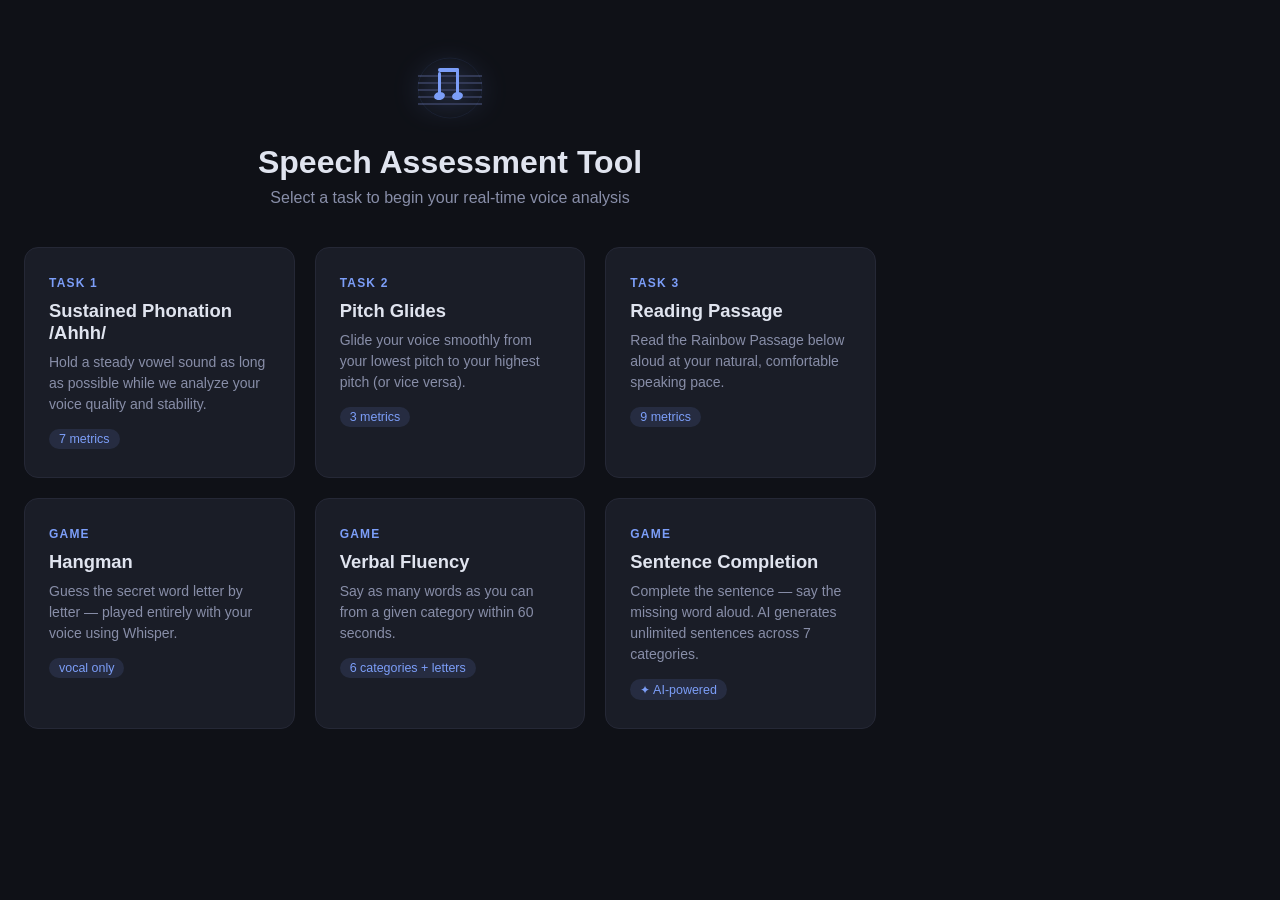
<file: index.html>
<!DOCTYPE html>
<html lang="en">
<head>
<meta charset="UTF-8">
<meta name="viewport" content="width=device-width, initial-scale=1.0">
<title>Speech Assessment Tool</title>
<link rel="icon" type="image/svg+xml" href="data:image/svg+xml,%3Csvg xmlns='http://www.w3.org/2000/svg' viewBox='0 0 32 32'%3E%3Crect width='32' height='32' rx='8' fill='%231a1d27'/%3E%3Crect x='18' y='7' width='2' height='13' rx='1' fill='%237c9ef8'/%3E%3Crect x='11' y='10' width='2' height='11' rx='1' fill='%237c9ef8'/%3E%3Crect x='11' y='7' width='9' height='3' rx='1.5' fill='%237c9ef8'/%3E%3Cellipse cx='12' cy='22' rx='3.5' ry='2.5' transform='rotate(-12 12 22)' fill='%237c9ef8'/%3E%3Cellipse cx='19' cy='21' rx='3.5' ry='2.5' transform='rotate(-12 19 21)' fill='%237c9ef8'/%3E%3C/svg%3E">
<link rel="stylesheet" href="/static/common.css">
</head>
<body>

<div id="menu-screen">
  <div class="menu-header">
    <div class="logo-wrap">
      <svg class="logo-svg" viewBox="0 0 80 80" xmlns="http://www.w3.org/2000/svg" aria-hidden="true">
        <!-- staff lines -->
        <line x1="8" y1="28" x2="72" y2="28" stroke="#3d4566" stroke-width="1.5"/>
        <line x1="8" y1="35" x2="72" y2="35" stroke="#3d4566" stroke-width="1.5"/>
        <line x1="8" y1="42" x2="72" y2="42" stroke="#3d4566" stroke-width="1.5"/>
        <line x1="8" y1="49" x2="72" y2="49" stroke="#3d4566" stroke-width="1.5"/>
        <line x1="8" y1="56" x2="72" y2="56" stroke="#3d4566" stroke-width="1.5"/>
        <!-- eighth note beam (two notes joined) -->
        <rect x="46" y="20" width="3" height="26" rx="1.5" fill="#7c9ef8"/>
        <rect x="28" y="24" width="3" height="22" rx="1.5" fill="#7c9ef8"/>
        <rect x="28" y="20" width="21" height="4" rx="2" fill="#7c9ef8"/>
        <!-- note heads -->
        <ellipse cx="29.5" cy="48" rx="5.5" ry="4" transform="rotate(-12,29.5,48)" fill="#7c9ef8"/>
        <ellipse cx="47.5" cy="48" rx="5.5" ry="4" transform="rotate(-12,47.5,48)" fill="#7c9ef8"/>
        <!-- glow -->
        <ellipse cx="40" cy="40" rx="32" ry="30" fill="none" stroke="#7c9ef8" stroke-width="0.5" opacity="0.15"/>
      </svg>
    </div>
    <h1>Speech Assessment Tool</h1>
    <p>Select a task to begin your real-time voice analysis</p>
  </div>
  <div class="task-grid">
    <a class="task-card" href="/sustained-phonation">
      <div class="task-num">Task 1</div>
      <h2>Sustained Phonation /Ahhh/</h2>
      <p>Hold a steady vowel sound as long as possible while we analyze your voice quality and stability.</p>
      <span class="metric-count">7 metrics</span>
    </a>
    <a class="task-card" href="/pitch-glides">
      <div class="task-num">Task 2</div>
      <h2>Pitch Glides</h2>
      <p>Glide your voice smoothly from your lowest pitch to your highest pitch (or vice versa).</p>
      <span class="metric-count">3 metrics</span>
    </a>
    <a class="task-card" href="/reading-passage">
      <div class="task-num">Task 3</div>
      <h2>Reading Passage</h2>
      <p>Read the Rainbow Passage below aloud at your natural, comfortable speaking pace.</p>
      <span class="metric-count">9 metrics</span>
    </a>
    <a class="task-card" href="/hangman">
      <div class="task-num">Game</div>
      <h2>Hangman</h2>
      <p>Guess the secret word letter by letter — played entirely with your voice using Whisper.</p>
      <span class="metric-count">vocal only</span>
    </a>
    <a class="task-card" href="/verbal-fluency">
      <div class="task-num">Game</div>
      <h2>Verbal Fluency</h2>
      <p>Say as many words as you can from a given category within 60 seconds.</p>
      <span class="metric-count">6 categories + letters</span>
    </a>
    <a class="task-card" href="/sentence-completion">
      <div class="task-num">Game</div>
      <h2>Sentence Completion</h2>
      <p>Complete the sentence — say the missing word aloud. AI generates unlimited sentences across 7 categories.</p>
      <span class="metric-count">✦ AI-powered</span>
    </a>
  </div>
</div><!-- /#menu-screen -->

</body>
</html>
</file>
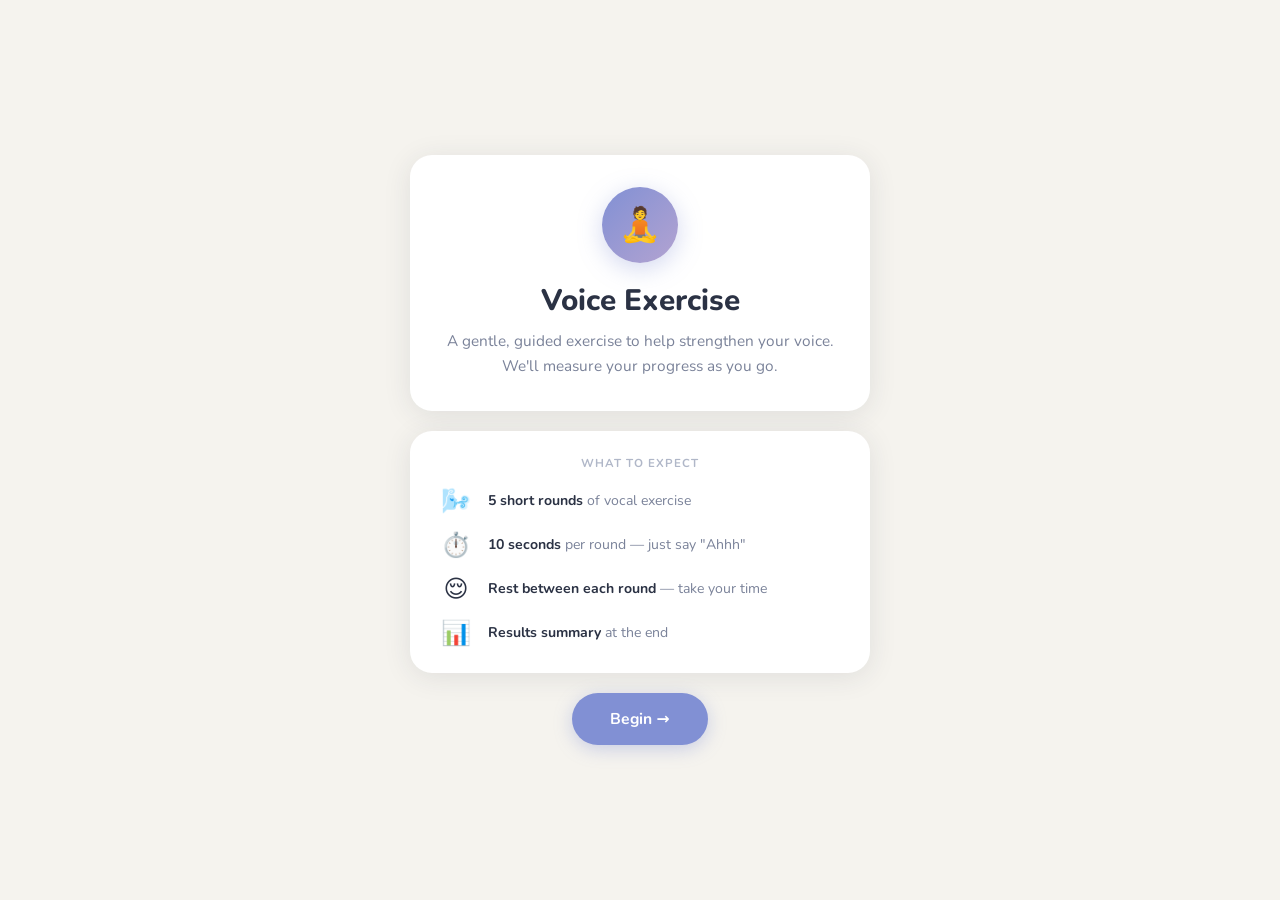
<file: demo/index.html>
<!DOCTYPE html>
<html lang="en">
<head>
<meta charset="UTF-8">
<meta name="viewport" content="width=device-width, initial-scale=1.0, maximum-scale=1.0">
<title>Voice Exercise · Remepy</title>
<link rel="preconnect" href="https://fonts.googleapis.com">
<link href="https://fonts.googleapis.com/css2?family=Nunito:wght@300;400;500;600;700;800&display=swap" rel="stylesheet">
<style>
:root {
  --bg:          #f5f3ee;
  --surface:     #ffffff;
  --surface-2:   #ece9e0;
  --primary:     #8190d4;
  --primary-dk:  #6b78bf;
  --good:        #6db88a;
  --too-low:     #b3a3d1;
  --too-high:    #d98b78;
  --text:        #2b3244;
  --text-muted:  #7a8299;
  --text-light:  #b0b7c8;
  --shadow-sm:   0 2px 12px rgba(43,50,68,.07);
  --shadow:      0 4px 28px rgba(43,50,68,.10);
  --shadow-lg:   0 10px 48px rgba(43,50,68,.14);
  --r:           22px;
  --r-sm:        14px;
  --circumference: 326.73; /* 2π×52 */
}

*, *::before, *::after { box-sizing: border-box; margin: 0; padding: 0; }

body {
  font-family: 'Nunito', 'Segoe UI', system-ui, -apple-system, sans-serif;
  background: var(--bg);
  color: var(--text);
  min-height: 100vh;
  display: flex;
  align-items: center;
  justify-content: center;
  padding: 20px;
}

/* ── Screens ─────────────────────────────────────────── */
.screen { display: none; flex-direction: column; align-items: center; gap: 20px; width: 100%; max-width: 460px; }
.screen.active { display: flex; animation: fadeUp .45s ease both; }
@keyframes fadeUp { from { opacity:0; transform:translateY(14px); } to { opacity:1; transform:translateY(0); } }

/* ── Cards ─────────────────────────────────────────── */
.card {
  background: var(--surface);
  border-radius: var(--r);
  box-shadow: var(--shadow);
  padding: 32px 28px;
  width: 100%;
}

/* ── Typography ─────────────────────────────────────────── */
.title   { font-size: 1.85rem; font-weight: 800; line-height: 1.2; }
.subtitle { font-size: .96rem; color: var(--text-muted); line-height: 1.65; margin-top: 9px; }
.eyebrow { font-size: .72rem; font-weight: 700; text-transform: uppercase; letter-spacing: .09em; color: var(--text-light); }

/* ── Buttons ─────────────────────────────────────────── */
.btn {
  display: inline-flex; align-items: center; justify-content: center; gap: 8px;
  padding: 15px 38px; border-radius: 100px; border: none;
  font-family: inherit; font-size: .98rem; font-weight: 700;
  cursor: pointer; transition: transform .15s, box-shadow .15s, background .15s;
}
.btn-primary { background: var(--primary); color: #fff; box-shadow: 0 4px 18px rgba(129,144,212,.38); }
.btn-primary:hover { background: var(--primary-dk); transform: translateY(-2px); box-shadow: 0 7px 24px rgba(129,144,212,.46); }
.btn-primary:active { transform: translateY(0); }
.btn-ghost { background: transparent; color: var(--text-muted); font-weight: 600; font-size: .9rem; padding: 12px 28px; }
.btn-ghost:hover { color: var(--text); }

/* ══════════════════════════════════════════════
   WELCOME SCREEN
══════════════════════════════════════════════ */
#screen-welcome .card { text-align: center; }

.logo-orb {
  width: 76px; height: 76px;
  background: linear-gradient(135deg, var(--primary) 0%, var(--too-low) 100%);
  border-radius: 50%;
  display: flex; align-items: center; justify-content: center;
  margin: 0 auto 20px;
  box-shadow: 0 6px 24px rgba(129,144,212,.35);
  font-size: 2.1rem;
}

.overview-items { display: flex; flex-direction: column; gap: 12px; }
.overview-item { display: flex; align-items: center; gap: 14px; }
.overview-icon { font-size: 1.5rem; width: 36px; flex-shrink: 0; text-align: center; }
.overview-text { font-size: .88rem; color: var(--text-muted); line-height: 1.5; }
.overview-text strong { color: var(--text); font-weight: 700; }

/* ══════════════════════════════════════════════
   INSTRUCTIONS SCREEN
══════════════════════════════════════════════ */
.steps { display: flex; flex-direction: column; gap: 18px; margin: 18px 0 4px; }
.step { display: flex; gap: 14px; align-items: flex-start; }
.step-badge {
  width: 30px; height: 30px; flex-shrink: 0;
  background: linear-gradient(135deg, var(--primary), var(--too-low));
  border-radius: 50%;
  display: flex; align-items: center; justify-content: center;
  font-size: .78rem; font-weight: 800; color: #fff; margin-top: 1px;
}
.step-body { font-size: .92rem; color: var(--text-muted); line-height: 1.55; }
.step-body strong { color: var(--text); font-weight: 700; }

.zone-legend { display: flex; gap: 10px; flex-wrap: wrap; justify-content: center; margin-top: 8px; }
.zone-pill {
  display: inline-flex; align-items: center; gap: 7px;
  padding: 6px 14px; border-radius: 100px;
  font-size: .78rem; font-weight: 700;
}
.zone-good  { background: rgba(109,184,138,.12); color: var(--good);     }
.zone-low   { background: rgba(179,163,209,.14); color: var(--too-low);  }
.zone-high  { background: rgba(217,139,120,.12); color: var(--too-high); }
.zone-dot   { width: 8px; height: 8px; border-radius: 50%; background: currentColor; }

/* ══════════════════════════════════════════════
   GAME SCREEN
══════════════════════════════════════════════ */
#screen-game { gap: 16px; }

/* Round dots */
.round-dots { display: flex; gap: 9px; }
.dot {
  width: 11px; height: 11px; border-radius: 50%;
  background: var(--surface-2);
  transition: background .35s, transform .35s, box-shadow .35s;
}
.dot.done    { background: var(--good); }
.dot.current {
  background: var(--primary);
  transform: scale(1.35);
  box-shadow: 0 0 0 4px rgba(129,144,212,.22);
  animation: dot-pulse 1.4s ease-in-out infinite;
}
@keyframes dot-pulse {
  0%,100% { box-shadow: 0 0 0 0 rgba(129,144,212,.3); }
  50%      { box-shadow: 0 0 0 7px rgba(129,144,212,0); }
}

/* Monk stage */
.stage {
  background: var(--surface);
  border-radius: var(--r);
  box-shadow: var(--shadow);
  padding: 28px 20px 22px;
  width: 100%;
  display: flex;
  flex-direction: column;
  align-items: center;
  gap: 18px;
}

/* Monk */
.monk-wrap { position: relative; width: 170px; height: 190px; }

.aura {
  position: absolute;
  border-radius: 50%;
  opacity: 0;
  pointer-events: none;
  transition: opacity .5s ease, background .4s ease;
}
.aura-outer { width: 160px; height: 160px; top: 12px; left: 5px; }
.aura-inner { width: 120px; height: 120px; top: 32px; left: 25px; }
.aura.show { opacity: 1; }

.monk-svg {
  position: relative; z-index: 1;
  width: 160px; height: 180px;
  filter: drop-shadow(0 6px 16px rgba(43,50,68,.10));
  animation: monk-float 4.2s ease-in-out infinite;
  transition: filter .4s ease;
}
@keyframes monk-float {
  0%,100% { transform: translateY(0px); }
  50%      { transform: translateY(-11px); }
}
.monk-svg.glow    { filter: drop-shadow(0 0 18px rgba(109,184,138,.5)) drop-shadow(0 6px 16px rgba(43,50,68,.08)); }
.monk-svg.rattled { animation: monk-rattle .55s ease-in-out infinite; }
@keyframes monk-rattle {
  0%,100% { transform: translateX(0); }
  25%     { transform: translateX(-5px) rotate(-1deg); }
  75%     { transform: translateX(5px)  rotate(1deg); }
}

/* Status text */
.status-text {
  font-size: .96rem; font-weight: 600; color: var(--text-muted);
  text-align: center; min-height: 1.5em;
  transition: color .35s ease;
}
.status-text.st-good    { color: var(--good); }
.status-text.st-low     { color: var(--too-low); }
.status-text.st-high    { color: var(--too-high); }

/* Bottom controls: volume bar + timer */
.controls-row { display: flex; gap: 20px; align-items: center; width: 100%; justify-content: center; }

/* Volume bar */
.vol-col { display: flex; flex-direction: column; align-items: center; gap: 6px; }

.vol-track {
  width: 28px; height: 188px;
  border-radius: 14px;
  background: var(--surface-2);
  position: relative;
  overflow: hidden;
  box-shadow: inset 0 2px 6px rgba(43,50,68,.08);
}
/* Static zone background */
.vol-zones {
  position: absolute;
  inset: 0;
  background: linear-gradient(to top,
    rgba(179,163,209,.55) 0%,
    rgba(179,163,209,.55) 28%,
    rgba(109,184,138,.55) 28%,
    rgba(109,184,138,.55) 72%,
    rgba(217,139,120,.55) 72%,
    rgba(217,139,120,.55) 100%
  );
}
/* Frosted overlay hides zones above current level */
.vol-frost {
  position: absolute;
  top: 0; left: 0; right: 0;
  background: rgba(245,243,238,.82);
  border-radius: 14px 14px 0 0;
  transition: height .07s ease;
  height: 100%;
}
/* Zone separator lines */
.vol-sep {
  position: absolute;
  left: 0; right: 0;
  height: 2px;
  background: rgba(255,255,255,.7);
}

.vol-with-labels { display: flex; align-items: stretch; gap: 7px; }
.vol-labels {
  display: flex; flex-direction: column;
  justify-content: space-between;
  height: 188px;
  font-size: .64rem; font-weight: 700;
  text-align: right; line-height: 1.3;
  padding: 4px 0;
}
.vl-high { color: var(--too-high); }
.vl-good { color: var(--good); }
.vl-low  { color: var(--too-low); }

/* Timer */
.timer-col { display: flex; flex-direction: column; align-items: center; gap: 0; }

.timer-ring { position: relative; width: 118px; height: 118px; }
.timer-ring svg { transform: rotate(-90deg); }
#timer-arc {
  stroke: var(--primary);
  stroke-dasharray: 326.73;
  stroke-dashoffset: 0;
  stroke-linecap: round;
  transition: stroke-dashoffset .95s linear, stroke .6s ease;
}
.timer-center {
  position: absolute; inset: 0;
  display: flex; flex-direction: column;
  align-items: center; justify-content: center;
}
#timer-num   { font-size: 2.6rem; font-weight: 800; color: var(--text); line-height: 1; }
#timer-label { font-size: .62rem; font-weight: 600; text-transform: uppercase; letter-spacing: .08em; color: var(--text-light); margin-top: 3px; }

/* Round label */
.round-label { font-size: .82rem; font-weight: 700; color: var(--text-muted); text-align: center; }

/* ══════════════════════════════════════════════
   COOLDOWN SCREEN
══════════════════════════════════════════════ */
#screen-cooldown .card { text-align: center; display: flex; flex-direction: column; align-items: center; gap: 14px; }

.breathe-orb {
  width: 110px; height: 110px;
  border-radius: 50%;
  background: linear-gradient(135deg, rgba(129,144,212,.25) 0%, rgba(179,163,209,.3) 100%);
  animation: breathe 4s ease-in-out infinite;
  margin: 4px 0;
  box-shadow: 0 0 0 0 rgba(129,144,212,.2);
}
@keyframes breathe {
  0%,100% { transform: scale(.85); box-shadow: 0 0 0 0  rgba(129,144,212,.2); }
  50%      { transform: scale(1.1); box-shadow: 0 0 0 18px rgba(129,144,212,0);  }
}
.breathe-hint { font-size: .88rem; font-weight: 600; color: var(--text-light); letter-spacing: .04em; }
.cooldown-timer-num { font-size: 2rem; font-weight: 800; color: var(--primary); }

/* ══════════════════════════════════════════════
   RESULTS SCREEN
══════════════════════════════════════════════ */
#screen-results { gap: 18px; }
.results-headline { font-size: 2.2rem; font-weight: 800; text-align: center; line-height: 1.25; }

.mpt-card {
  background: var(--surface);
  border-radius: var(--r);
  box-shadow: var(--shadow);
  padding: 28px;
  width: 100%;
  text-align: center;
  display: flex; flex-direction: column; align-items: center; gap: 6px;
}
.mpt-big   { font-size: 4.2rem; font-weight: 800; color: var(--primary); line-height: 1; }
.mpt-unit  { font-size: 1rem; color: var(--text-muted); font-weight: 600; }
.mpt-desc  { font-size: .8rem; color: var(--text-light); margin-top: 4px; }

.round-cards { display: flex; gap: 8px; width: 100%; justify-content: center; }
.rc {
  flex: 1; max-width: 72px;
  background: var(--surface); border-radius: var(--r-sm);
  box-shadow: var(--shadow-sm);
  padding: 12px 6px;
  text-align: center;
}
.rc-label { font-size: .6rem; font-weight: 700; text-transform: uppercase; letter-spacing: .06em; color: var(--text-light); margin-bottom: 4px; }
.rc-val   { font-size: 1.25rem; font-weight: 800; color: var(--primary); }
.rc-unit  { font-size: .6rem; color: var(--text-light); }
.rc.best  { outline: 2px solid var(--good); outline-offset: -2px; }

.results-actions { display: flex; flex-direction: column; align-items: center; gap: 10px; width: 100%; }

/* ══════════════════════════════════════════════
   OVERLAYS
══════════════════════════════════════════════ */
.overlay {
  position: fixed; inset: 0;
  background: rgba(245,243,238,.92);
  display: none;
  flex-direction: column; align-items: center; justify-content: center;
  gap: 14px; z-index: 200;
  backdrop-filter: blur(4px);
}
.overlay.show { display: flex; animation: fadeUp .3s ease both; }

/* Countdown */
.countdown-num {
  font-size: 9rem; font-weight: 800; color: var(--primary); line-height: 1;
  animation: pop 1s ease both;
}
@keyframes pop { from { transform: scale(1.4); opacity:.4; } to { transform: scale(1); opacity:1; } }
.countdown-sub { font-size: 1.05rem; color: var(--text-muted); font-weight: 600; }

/* Error banner */
#error-banner {
  position: fixed; bottom: 22px; left: 50%; transform: translateX(-50%);
  background: var(--too-high); color: #fff;
  padding: 13px 22px; border-radius: 14px;
  font-size: .88rem; font-weight: 700;
  display: none; z-index: 400; max-width: 360px; text-align: center;
  box-shadow: 0 4px 22px rgba(0,0,0,.18);
}

/* Analyzing */
.spinner {
  width: 46px; height: 46px;
  border: 4px solid var(--surface-2);
  border-top-color: var(--primary);
  border-radius: 50%;
  animation: spin .75s linear infinite;
}
@keyframes spin { to { transform: rotate(360deg); } }
.analyzing-text  { font-size: 1rem; font-weight: 700; color: var(--text-muted); }
.analyzing-stage { font-size: .82rem; color: var(--text-light); margin-top: 2px; transition: color .2s; }
.analyzing-stage.ok { color: var(--good); }

/* ══════════════════════════════════════════════
   RESPONSIVE
══════════════════════════════════════════════ */
@media (max-width: 480px) {
  .card { padding: 24px 18px; }
  .mpt-big { font-size: 3.4rem; }
}

</style>
</head>
<body>

<!-- ════════════════════════════════════════════
     WELCOME
════════════════════════════════════════════ -->
<div id="screen-welcome" class="screen active">
  <div class="card" style="text-align:center">
    <div class="logo-orb">🧘</div>
    <h1 class="title">Voice Exercise</h1>
    <p class="subtitle">A gentle, guided exercise to help strengthen your voice. We'll measure your progress as you go.</p>
  </div>

  <div class="card" style="padding:24px 28px">
    <div class="eyebrow" style="margin-bottom:14px">What to expect</div>
    <div class="overview-items">
      <div class="overview-item">
        <div class="overview-icon">🌬️</div>
        <div class="overview-text"><strong>5 short rounds</strong> of vocal exercise</div>
      </div>
      <div class="overview-item">
        <div class="overview-icon">⏱️</div>
        <div class="overview-text"><strong>10 seconds</strong> per round — just say "Ahhh"</div>
      </div>
      <div class="overview-item">
        <div class="overview-icon">😌</div>
        <div class="overview-text"><strong>Rest between each round</strong> — take your time</div>
      </div>
      <div class="overview-item">
        <div class="overview-icon">📊</div>
        <div class="overview-text"><strong>Results summary</strong> at the end</div>
      </div>
    </div>
  </div>

  <button class="btn btn-primary" onclick="goInstructions()">Begin →</button>
</div>

<!-- ════════════════════════════════════════════
     INSTRUCTIONS
════════════════════════════════════════════ -->
<div id="screen-instructions" class="screen">
  <div class="card">
    <h2 class="title" style="font-size:1.5rem">How to do it</h2>
    <p class="subtitle" style="margin-bottom:4px">Follow these steps for each round</p>
    <div class="steps">
      <div class="step">
        <div class="step-badge">1</div>
        <div class="step-body">Sit comfortably and take a slow, <strong>deep breath in</strong> through your nose.</div>
      </div>
      <div class="step">
        <div class="step-badge">2</div>
        <div class="step-body">Say a steady <strong>"Ahhh"</strong> — as long, even, and clear as you can manage.</div>
      </div>
      <div class="step">
        <div class="step-badge">3</div>
        <div class="step-body">Watch the <strong>volume bar</strong> and keep your voice in the green zone.</div>
      </div>
      <div class="step">
        <div class="step-badge">4</div>
        <div class="step-body">When the round ends, <strong>breathe gently</strong> and rest before the next one.</div>
      </div>
    </div>

    <div style="margin-top:20px">
      <div class="eyebrow" style="margin-bottom:10px;text-align:center">Volume zones</div>
      <div class="zone-legend">
        <div class="zone-pill zone-low">  <span class="zone-dot"></span> Too Quiet</div>
        <div class="zone-pill zone-good"> <span class="zone-dot"></span> Just Right</div>
        <div class="zone-pill zone-high"> <span class="zone-dot"></span> Too Loud</div>
      </div>
    </div>
  </div>

  <button class="btn btn-primary" onclick="startExercise()">I'm Ready →</button>
  <button class="btn btn-ghost" onclick="show('screen-welcome')">← Back</button>
</div>

<!-- ════════════════════════════════════════════
     GAME
════════════════════════════════════════════ -->
<div id="screen-game" class="screen">
  <div class="round-dots">
    <div class="dot" id="dot-1"></div>
    <div class="dot" id="dot-2"></div>
    <div class="dot" id="dot-3"></div>
    <div class="dot" id="dot-4"></div>
    <div class="dot" id="dot-5"></div>
  </div>

  <div class="stage">

    <!-- Monk -->
    <div class="monk-wrap" id="monk-wrap">
      <div class="aura aura-outer" id="aura-outer"></div>
      <div class="aura aura-inner" id="aura-inner"></div>

      <svg class="monk-svg" id="monk-svg" viewBox="0 0 160 182" xmlns="http://www.w3.org/2000/svg">
        <!-- Cushion shadow -->
        <ellipse cx="80" cy="172" rx="55" ry="12" fill="rgba(43,50,68,.07)"/>
        <!-- Cushion -->
        <ellipse cx="80" cy="166" rx="50" ry="11" fill="#c8bcdf" opacity=".6"/>

        <!-- Robe body -->
        <path d="M44,166 C40,132 50,108 80,98 C110,108 120,132 116,166 Z" fill="#8190d4"/>
        <!-- Robe shading -->
        <path d="M60,166 C58,138 62,116 80,108 C98,116 102,138 100,166 Z" fill="rgba(255,255,255,.12)"/>

        <!-- Arms / hands in mudra -->
        <ellipse cx="80" cy="148" rx="27" ry="13" fill="#c5b9e0" opacity=".7"/>
        <ellipse cx="80" cy="145" rx="23" ry="10" fill="#f5c896"/>

        <!-- Head -->
        <circle cx="80" cy="74" r="29" fill="#f5c896"/>

        <!-- Ears -->
        <ellipse cx="51" cy="77" rx="6.5" ry="9" fill="#f0b882"/>
        <ellipse cx="109" cy="77" rx="6.5" ry="9" fill="#f0b882"/>

        <!-- Eyes — peaceful closed arcs -->
        <path d="M65,77 Q70,82 75,77" stroke="#8b6a50" stroke-width="2.2" fill="none" stroke-linecap="round"/>
        <path d="M85,77 Q90,82 95,77" stroke="#8b6a50" stroke-width="2.2" fill="none" stroke-linecap="round"/>

        <!-- Nose -->
        <ellipse cx="80" cy="86" rx="3" ry="2.2" fill="#e8af7a" opacity=".6"/>

        <!-- Smile -->
        <path d="M73,94 Q80,101 87,94" stroke="#8b6a50" stroke-width="1.8" fill="none" stroke-linecap="round"/>

        <!-- Head ornament / top knot -->
        <ellipse cx="80" cy="45" rx="8" ry="11" fill="#c5b9e0" opacity=".55"/>
        <circle  cx="80" cy="44" r="4" fill="#8190d4" opacity=".5"/>
      </svg>
    </div>

    <!-- Status -->
    <div class="status-text" id="status-text">Get ready…</div>

    <!-- Volume bar + Timer -->
    <div class="controls-row">
      <!-- Volume bar -->
      <div class="vol-col">
        <div class="vol-with-labels">
          <div class="vol-labels">
            <div class="vl-high">Too<br>Loud</div>
            <div class="vl-good">Just<br>Right</div>
            <div class="vl-low">Too<br>Quiet</div>
          </div>
          <div class="vol-track">
            <div class="vol-zones"></div>
            <div class="vol-sep" style="bottom:72%"></div>
            <div class="vol-sep" style="bottom:28%"></div>
            <div class="vol-frost" id="vol-frost"></div>
          </div>
        </div>
      </div>

      <!-- Timer -->
      <div class="timer-col">
        <div class="round-label" id="round-label">Round 1 of 5</div>
        <div style="height:8px"></div>
        <div class="timer-ring">
          <svg width="118" height="118" viewBox="0 0 118 118">
            <circle cx="59" cy="59" r="52" fill="none" stroke="var(--surface-2)" stroke-width="8"/>
            <circle id="timer-arc" cx="59" cy="59" r="52" fill="none" stroke-width="8"/>
          </svg>
          <div class="timer-center">
            <div id="timer-num">10</div>
            <div id="timer-label">seconds</div>
          </div>
        </div>
      </div>
    </div>
  </div>
</div>

<!-- ════════════════════════════════════════════
     COOLDOWN
════════════════════════════════════════════ -->
<div id="screen-cooldown" class="screen">
  <div class="card">
    <div style="font-size:2.6rem;text-align:center">✨</div>
    <div style="height:2px"></div>
    <h2 class="title" style="text-align:center;font-size:1.7rem">Well done!</h2>
    <p class="subtitle" style="text-align:center" id="cooldown-sub">Take a few gentle breaths before the next round.</p>
    <div style="height:6px"></div>
    <div class="breathe-orb" style="margin:0 auto"></div>
    <div style="height:4px"></div>
    <div class="breathe-hint" style="text-align:center">Breathe in… breathe out…</div>
    <div style="height:6px"></div>
    <div class="cooldown-timer-num" style="text-align:center" id="cooldown-num">10</div>
    <div class="eyebrow" style="text-align:center;margin-top:2px" id="cooldown-round-lbl">seconds until round 2</div>
  </div>
</div>

<!-- ════════════════════════════════════════════
     RESULTS
════════════════════════════════════════════ -->
<div id="screen-results" class="screen">
  <div class="results-headline">Wonderful<br>work! 🌸</div>

  <div class="mpt-card">
    <div class="eyebrow">Average voice duration</div>
    <div style="height:4px"></div>
    <div class="mpt-big" id="res-mpt">—</div>
    <div class="mpt-unit">seconds</div>
    <div class="mpt-desc">How long you sustained "Ahhh" on average</div>
  </div>

  <div style="width:100%">
    <div class="eyebrow" style="text-align:center;margin-bottom:12px">Round by round</div>
    <div class="round-cards" id="round-cards"></div>
  </div>

  <div class="results-actions">
    <button class="btn btn-primary" onclick="restart()">Try Again →</button>
    <button class="btn btn-ghost" onclick="show('screen-welcome')">Back to Start</button>
  </div>
</div>

<!-- ════════════════════════════════════════════
     OVERLAYS
════════════════════════════════════════════ -->
<div id="error-banner"></div>

<div class="overlay" id="overlay-countdown">
  <div class="countdown-num" id="cdown-num">3</div>
  <div class="countdown-sub">Round <span id="cdown-round">1</span> of 5 — say "Ahhh"</div>
</div>

<div class="overlay" id="overlay-analyzing">
  <div class="spinner"></div>
  <div class="analyzing-text">Processing…</div>
  <div class="analyzing-stage" id="analyzing-stage">Starting…</div>
  <button class="btn btn-ghost" id="skip-btn" style="display:none;margin-top:6px;font-size:.85rem" onclick="skipAnalysis()">Skip this round →</button>
</div>

<!-- ════════════════════════════════════════════
     JAVASCRIPT
════════════════════════════════════════════ -->
<script>
'use strict';


/* ── Constants ────────────────────────────────────────────────────── */
const TOTAL_ROUNDS      = 5;
const ROUND_SEC         = 10;
const COOLDOWN_SEC      = 10;
const VOL_LOW           = 0.015;   // RMS below → too quiet
const VOL_HIGH          = 0.28;    // RMS above → too loud
const CIRCUMFERENCE     = 326.73;  // 2π×52
const SESSION_ID        = 'demo_' + Date.now().toString(36) + Math.random().toString(36).slice(2);

/* ── State ────────────────────────────────────────────────────────── */
let round          = 0;
let roundResults   = [];
let audioCtx       = null;
let mediaStream    = null;
let analyser       = null;
let source         = null;
let mediaRecorder  = null;
let recordedChunks = [];
let timerIv        = null;
let volRafId       = null;
let gamePhase      = 'idle'; // idle | countdown | recording | analyzing | cooldown | done

/* ── Screen helpers ───────────────────────────────────────────────── */
function show(id) {
  document.querySelectorAll('.screen').forEach(s => {
    s.classList.remove('active');
    s.style.animation = 'none';
  });
  const el = document.getElementById(id);
  el.classList.add('active');
  // restart animation
  el.style.animation = 'none';
  el.offsetHeight;
  el.style.animation = '';
}

function showOverlay(id) { document.getElementById(id).classList.add('show'); }
function hideOverlay(id) { document.getElementById(id).classList.remove('show'); }

function setStatus(msg, tone) {
  const el = document.getElementById('status-text');
  el.textContent = msg;
  el.className = 'status-text' + (tone ? ' st-' + tone : '');
}

/* ── Error display ────────────────────────────────────────────────── */
function showError(msg) {
  console.error(msg);
  const el = document.getElementById('error-banner');
  el.textContent = '⚠ ' + msg;
  el.style.display = 'block';
  clearTimeout(el._t);
  el._t = setTimeout(() => { el.style.display = 'none'; }, 10000);
}

/* ── Navigation ───────────────────────────────────────────────────── */
function goInstructions() { show('screen-instructions'); }

async function startExercise() {
  try {
    mediaStream = await navigator.mediaDevices.getUserMedia({ audio: true, video: false });
  } catch (e) {
    alert('Microphone access is needed. Please allow it and try again.');
    console.error('getUserMedia: ' + e.message);
    return;
  }
  console.log('mic ok, tracks:', mediaStream.getAudioTracks().length);
  if (!audioCtx) {
    audioCtx = new (window.AudioContext || window.webkitAudioContext)();
  }
  if (audioCtx.state !== 'running') {
    await audioCtx.resume();
  }
  console.log('audioCtx:', audioCtx.state);
  // Silence-routed oscillator keeps the AudioContext from auto-suspending
  // during the 3 s countdown before startRound() connects the mic stream.
  try {
    const keepAlive = audioCtx.createGain();
    keepAlive.gain.value = 0;
    const osc = audioCtx.createOscillator();
    osc.connect(keepAlive);
    keepAlive.connect(audioCtx.destination);
    osc.start();
    console.log('keep-alive osc started');
  } catch (e) {
    console.error('keepalive: ' + e.message);
  }
  round = 0;
  roundResults = [];
  show('screen-game');
  nextRound();
}

function restart() {
  if (mediaStream) { mediaStream.getTracks().forEach(t => t.stop()); mediaStream = null; }
  if (audioCtx)    { audioCtx.close().catch(() => {}); audioCtx = null; }
  round = 0;
  roundResults = [];
  show('screen-welcome');
}

/* ── Round flow ───────────────────────────────────────────────────── */
function nextRound() {
  round++;
  console.log('nextRound →', round);
  updateDots();
  document.getElementById('round-label').textContent = `Round ${round} of ${TOTAL_ROUNDS}`;
  setStatus('Get ready…', '');
  if (round === 1) {
    doCountdown(round, startRound);
  } else {
    startRound();
  }
}

function updateDots() {
  for (let i = 1; i <= TOTAL_ROUNDS; i++) {
    const d = document.getElementById('dot-' + i);
    d.className = 'dot' + (i < round ? ' done' : i === round ? ' current' : '');
  }
}

/* ── Countdown overlay ────────────────────────────────────────────── */
function doCountdown(roundNum, onDone) {
  document.getElementById('cdown-round').textContent = roundNum;
  let n = 3;
  document.getElementById('cdown-num').textContent = n;
  showOverlay('overlay-countdown');

  const iv = setInterval(() => {
    n--;
    if (n <= 0) {
      clearInterval(iv);
      hideOverlay('overlay-countdown');
      onDone();
    } else {
      const el = document.getElementById('cdown-num');
      el.textContent = n;
      el.style.animation = 'none';
      el.offsetHeight;
      el.style.animation = 'pop 1s ease both';
    }
  }, 1000);
}

/* ── Audio recording ──────────────────────────────────────────────── */
async function startRound() {
  gamePhase      = 'recording';
  recordedChunks = [];

  console.log('startRound ctx:', audioCtx.state, 'stream:', mediaStream?.active, 'tracks:', mediaStream?.getAudioTracks().length);
  // Re-resume if the browser suspended the context during the countdown
  if (audioCtx.state !== 'running') {
    try { await audioCtx.resume(); console.log('ctx resumed:', audioCtx.state); } catch (e) { console.error('resume: ' + e.message); }
  }

  try {
    source   = audioCtx.createMediaStreamSource(mediaStream);
    analyser = audioCtx.createAnalyser();
    analyser.fftSize = 2048;
    source.connect(analyser);
    console.log('audio graph ok');
  } catch (e) {
    showError('Audio graph error: ' + e.message);
  }

  try {
    mediaRecorder = new MediaRecorder(mediaStream);
    mediaRecorder.onerror = ev => { showError('Recorder error: ' + ev.error?.message); };
    mediaRecorder.ondataavailable = e => {
      if (e.data.size > 0) recordedChunks.push(e.data);
    };
    mediaRecorder.start(250); // flush chunks every 250 ms so stop() gets less data
    console.log('MediaRecorder:', mediaRecorder.state, mediaRecorder.mimeType);
  } catch (e) {
    showError('Recorder failed: ' + e.message);
  }

  if (analyser) startVolumeMeter();
  startTimer(ROUND_SEC, finishRound);
  setStatus('Say "Ahhh" steadily…', '');
}

function stopAudioNodes() {
  if (volRafId) { cancelAnimationFrame(volRafId); volRafId = null; }
  if (analyser) { analyser.disconnect(); analyser = null; }
  if (source)   { source.disconnect();   source   = null; }
}

/* ── Volume meter animation ───────────────────────────────────────── */
function startVolumeMeter() {
  const timeDomain = new Uint8Array(analyser.fftSize);
  const frost    = document.getElementById('vol-frost');
  const monkSvg  = document.getElementById('monk-svg');
  const auraI    = document.getElementById('aura-inner');
  const auraO    = document.getElementById('aura-outer');

  function tick() {
    if (!analyser || gamePhase !== 'recording') return;
    analyser.getByteTimeDomainData(timeDomain);

    // Compute RMS
    let sum = 0;
    for (let i = 0; i < timeDomain.length; i++) {
      const v = (timeDomain[i] - 128) / 128;
      sum += v * v;
    }
    const rms = Math.sqrt(sum / timeDomain.length);

    // Volume bar: frost covers (1 - normalized) of bar from top
    const normalized = Math.min(1, rms / (VOL_HIGH * 1.3));
    frost.style.height = ((1 - normalized) * 100).toFixed(1) + '%';

    // Zone detection
    let zone;
    if      (rms < VOL_LOW)  zone = 'low';
    else if (rms < VOL_HIGH) zone = 'good';
    else                     zone = 'high';

    // Monk response
    const auraColor = zone === 'good'
      ? 'radial-gradient(circle, rgba(109,184,138,.45) 0%, transparent 70%)'
      : zone === 'high'
        ? 'radial-gradient(circle, rgba(217,139,120,.4) 0%, transparent 70%)'
        : 'radial-gradient(circle, rgba(179,163,209,.4) 0%, transparent 70%)';

    if (zone === 'good') {
      monkSvg.setAttribute('class', 'monk-svg glow');
      auraI.style.background = auraO.style.background = auraColor;
      auraI.classList.add('show'); auraO.classList.add('show');
      setStatus('Perfect — keep it steady!', 'good');
    } else if (zone === 'high') {
      monkSvg.setAttribute('class', 'monk-svg rattled');
      auraI.style.background = auraO.style.background = auraColor;
      auraI.classList.add('show'); auraO.classList.add('show');
      setStatus('Soften your voice a little', 'high');
    } else if (rms > VOL_LOW * 0.4) {
      monkSvg.setAttribute('class', 'monk-svg');
      auraI.style.background = auraO.style.background = auraColor;
      auraI.classList.add('show'); auraO.classList.remove('show');
      setStatus('A little louder please', 'low');
    } else {
      monkSvg.setAttribute('class', 'monk-svg');
      auraI.classList.remove('show'); auraO.classList.remove('show');
      setStatus('Say "Ahhh" steadily…', '');
    }

    volRafId = requestAnimationFrame(tick);
  }
  volRafId = requestAnimationFrame(tick);
}

/* ── Countdown timer ──────────────────────────────────────────────── */
function startTimer(seconds, onDone) {
  const arc  = document.getElementById('timer-arc');
  const num  = document.getElementById('timer-num');
  let left   = seconds;

  arc.style.stroke = 'var(--primary)';
  arc.style.strokeDashoffset = '0';
  num.textContent = left;

  timerIv = setInterval(() => {
    left--;
    const pct = left / seconds;
    arc.style.strokeDashoffset = (CIRCUMFERENCE * (1 - pct)).toFixed(2);
    num.textContent = left;

    if (left <= 3 && gamePhase === 'recording') {
      arc.style.stroke = 'var(--good)';
    }
    if (left <= 0) {
      console.log('timer done → finishRound');
      clearInterval(timerIv);
      timerIv = null;
      onDone();
    }
  }, 1000);
}

function clearTimer() {
  if (timerIv) { clearInterval(timerIv); timerIv = null; }
}

/* ── Finish round ─────────────────────────────────────────────────── */
let _skipAbort = null;
function skipAnalysis() { if (_skipAbort) _skipAbort(); }

function setStage(msg, ok = false) {
  const el = document.getElementById('analyzing-stage');
  el.textContent = msg;
  el.className = 'analyzing-stage' + (ok ? ' ok' : '');
  console.log('stage:', msg);
}

async function finishRound() {
  console.log('finishRound start, round', round);
  gamePhase = 'analyzing';
  clearTimer();
  stopAudioNodes();

  document.getElementById('vol-frost').style.height = '100%';
  document.getElementById('monk-svg').setAttribute('class', 'monk-svg');
  document.getElementById('aura-inner').classList.remove('show');
  document.getElementById('aura-outer').classList.remove('show');
  setStatus('', '');

  showOverlay('overlay-analyzing');
  const skipBtn = document.getElementById('skip-btn');
  skipBtn.style.display = 'none';
  // Reveal skip button after 6 s so user can always escape
  const skipReveal = setTimeout(() => { skipBtn.style.display = ''; }, 6000);

  // ── Step 1: collect MediaRecorder chunks ──────────────────────────
  setStage('Collecting audio…');
  let blob;
  const mr = mediaRecorder;
  mediaRecorder = null;
  try {
    blob = await Promise.race([
      new Promise(resolve => {
        const mimeType = mr ? (mr.mimeType || 'audio/webm') : 'audio/webm';
        const finish   = () => resolve(new Blob(recordedChunks, { type: mimeType }));
        if (!mr || mr.state === 'inactive') { finish(); }
        else {
          mr.addEventListener('stop', finish, { once: true });
          mr.stop();
        }
      }),
      new Promise((_, rej) => setTimeout(() => rej(new Error('recorder timed out')), 5000))
    ]);
    console.log('blob size:', blob.size, 'type:', blob.type);
  } catch (e) {
    console.error('collect: ' + e.message);
    blob = new Blob(recordedChunks.length ? recordedChunks : [], { type: 'audio/webm' });
  }

  // ── Step 2: decode to PCM ─────────────────────────────────────────
  setStage('Decoding audio…');
  let wav;
  try {
    const arrayBuf = await blob.arrayBuffer();
    const decoded  = await audioCtx.decodeAudioData(arrayBuf);
    wav = buildWAV([decoded.getChannelData(0)], decoded.sampleRate);
    console.log('decoded', decoded.duration.toFixed(2) + 's', decoded.sampleRate + 'Hz');
    setStage(`Audio ready (${decoded.duration.toFixed(1)}s)`, true);
  } catch (e) {
    console.error('decode: ' + e.message);
    setStage('Audio decode failed — skipping analysis');
    wav = buildWAV([], audioCtx ? audioCtx.sampleRate : 44100);
  }

  // ── Step 3: analyze ───────────────────────────────────────────────
  let metrics = {};
  try {
    setStage('Analyzing voice…');
    const ctrl = new AbortController();
    _skipAbort = () => ctrl.abort();
    const autoAbort = setTimeout(() => ctrl.abort(), 20000);
    try {
      const fd = new FormData();
      fd.append('file', wav, 'round.wav');
      const r = await fetch('/analyze', { method: 'POST', body: fd, signal: ctrl.signal });
      if (r.ok) {
        metrics = await r.json();
        setStage(`Done  ✓  MPT ${metrics.mpt_s != null ? metrics.mpt_s.toFixed(1) + 's' : '—'}`, true);
        console.log('metrics ok, mpt:', metrics.mpt_s);
      } else {
        setStage(`Server error ${r.status}`);
        console.error('analyze HTTP ' + r.status);
      }
    } finally {
      clearTimeout(autoAbort);
      _skipAbort = null;
    }
  } catch (e) {
    setStage(e.name === 'AbortError' ? 'Timed out — moving on' : `Error: ${e.message}`);
    console.error('analyze: ' + e.message);
  }

  clearTimeout(skipReveal);
  skipBtn.style.display = 'none';

  // Store to S3 — fire-and-forget, never blocks the UI.
  (async () => {
    try {
      const fd2 = new FormData();
      fd2.append('file', wav, `round_${round}.wav`);
      fd2.append('session_id', SESSION_ID);
      fd2.append('round_num', String(round));
      fd2.append('metrics', JSON.stringify(metrics));
      await fetch('/store', { method: 'POST', body: fd2 });
    } catch {}
  })();

  roundResults.push(metrics);
  hideOverlay('overlay-analyzing');

  if (round < TOTAL_ROUNDS) {
    showCooldown();
  } else {
    showResults();
  }
}

/* ── Cooldown ─────────────────────────────────────────────────────── */
function showCooldown() {
  gamePhase = 'cooldown';
  show('screen-cooldown');

  const nextRoundNum = round + 1;
  document.getElementById('cooldown-sub').textContent =
    `Round ${nextRoundNum} of ${TOTAL_ROUNDS} coming up. Breathe gently.`;
  document.getElementById('cooldown-round-lbl').textContent =
    `seconds until round ${nextRoundNum}`;

  let t = COOLDOWN_SEC;
  document.getElementById('cooldown-num').textContent = t;

  const iv = setInterval(() => {
    t--;
    document.getElementById('cooldown-num').textContent = t;
    if (t <= 0) {
      clearInterval(iv);
      show('screen-game');
      nextRound();
    }
  }, 1000);
}

/* ── Results ──────────────────────────────────────────────────────── */
function showResults() {
  gamePhase = 'done';

  // Mark all dots done
  for (let i = 1; i <= TOTAL_ROUNDS; i++) {
    document.getElementById('dot-' + i).className = 'dot done';
  }

  const mpts   = roundResults.map(r => r.mpt_s).filter(v => v != null && v > 0);
  const avgMpt = mpts.length ? mpts.reduce((a, b) => a + b, 0) / mpts.length : 0;
  const bestMpt = mpts.length ? Math.max(...mpts) : 0;

  document.getElementById('res-mpt').textContent = avgMpt > 0 ? avgMpt.toFixed(1) : '—';

  const container = document.getElementById('round-cards');
  container.innerHTML = '';
  for (let i = 0; i < TOTAL_ROUNDS; i++) {
    const mpt  = roundResults[i]?.mpt_s;
    const best = mpt != null && mpt === bestMpt && mpts.length > 1;
    const div  = document.createElement('div');
    div.className = 'rc' + (best ? ' best' : '');
    div.innerHTML = `
      <div class="rc-label">Round ${i + 1}</div>
      <div class="rc-val">${mpt != null ? mpt.toFixed(1) : '—'}</div>
      <div class="rc-unit">sec</div>
    `;
    container.appendChild(div);
  }

  show('screen-results');
}

/* ── WAV encoder ──────────────────────────────────────────────────── */
function buildWAV(chunks, sr) {
  const totalLen = chunks.reduce((s, c) => s + c.length, 0);
  const pcm      = new Float32Array(totalLen);
  let off        = 0;
  for (const c of chunks) { pcm.set(c, off); off += c.length; }

  const byteLen = pcm.length * 2;
  const ab      = new ArrayBuffer(44 + byteLen);
  const v       = new DataView(ab);
  const ws      = (o, s) => { for (let i = 0; i < s.length; i++) v.setUint8(o + i, s.charCodeAt(i)); };

  ws(0, 'RIFF');  v.setUint32(4, 36 + byteLen, true);
  ws(8, 'WAVE');  ws(12, 'fmt ');
  v.setUint32(16, 16, true);
  v.setUint16(20, 1, true);   // PCM
  v.setUint16(22, 1, true);   // mono
  v.setUint32(24, sr, true);
  v.setUint32(28, sr * 2, true);
  v.setUint16(32, 2, true);
  v.setUint16(34, 16, true);
  ws(36, 'data'); v.setUint32(40, byteLen, true);

  off = 44;
  for (let i = 0; i < pcm.length; i++) {
    const s = Math.max(-1, Math.min(1, pcm[i]));
    v.setInt16(off, s < 0 ? s * 0x8000 : s * 0x7fff, true);
    off += 2;
  }
  return new Blob([ab], { type: 'audio/wav' });
}
</script>

</body>
</html>
</file>
<file: static/common.css>
*, *::before, *::after { box-sizing: border-box; margin: 0; padding: 0; }

body {
  font-family: -apple-system, BlinkMacSystemFont, 'Segoe UI', Roboto, sans-serif;
  background: #0f1117;
  color: #e0e4ef;
  min-height: 100vh;
}

/* ── MENU ── */
#menu-screen {
  max-width: 900px;
  margin: 0 auto;
  padding: 48px 24px;
}
.menu-header {
  text-align: center;
  margin-bottom: 40px;
}
.logo-wrap {
  display: flex;
  justify-content: center;
  margin-bottom: 16px;
}
.logo-svg {
  width: 80px;
  height: 80px;
  filter: drop-shadow(0 0 14px rgba(124,158,248,0.45));
}
.menu-header h1 {
  font-size: 2rem;
  font-weight: 700;
  color: #e0e4ef;
  margin-bottom: 8px;
}
.menu-header p {
  color: #888ea8;
  font-size: 1rem;
}
.task-grid {
  display: grid;
  grid-template-columns: repeat(auto-fit, minmax(260px, 1fr));
  gap: 20px;
}
.task-card {
  background: #1a1d27;
  border: 1px solid #252836;
  border-radius: 14px;
  padding: 28px 24px;
  cursor: pointer;
  transition: border-color 0.2s, transform 0.15s, box-shadow 0.2s;
  text-decoration: none;
  display: block;
  color: inherit;
}
.task-card:hover {
  border-color: #7c9ef8;
  transform: translateY(-3px);
  box-shadow: 0 8px 30px rgba(124,158,248,0.15);
}
.task-num {
  font-size: 0.75rem;
  font-weight: 600;
  letter-spacing: 0.1em;
  color: #7c9ef8;
  text-transform: uppercase;
  margin-bottom: 10px;
}
.task-card h2 {
  font-size: 1.15rem;
  font-weight: 600;
  margin-bottom: 8px;
  color: #e0e4ef;
}
.task-card p {
  font-size: 0.875rem;
  color: #888ea8;
  line-height: 1.5;
  margin-bottom: 14px;
}
.metric-count {
  display: inline-block;
  font-size: 0.78rem;
  background: rgba(124,158,248,0.12);
  color: #7c9ef8;
  border-radius: 20px;
  padding: 3px 10px;
}

/* ── TASK SCREEN ── */
.task-header {
  display: flex;
  align-items: center;
  gap: 16px;
  margin-bottom: 28px;
}
.back-btn {
  background: #1a1d27;
  border: 1px solid #252836;
  color: #e0e4ef;
  border-radius: 8px;
  padding: 8px 16px;
  cursor: pointer;
  font-size: 0.875rem;
  transition: border-color 0.2s;
  white-space: nowrap;
  text-decoration: none;
  display: inline-flex;
  align-items: center;
}
.back-btn:hover { border-color: #7c9ef8; }
.task-title-block h2 { font-size: 1.3rem; font-weight: 600; }
.task-title-block p  { font-size: 0.875rem; color: #888ea8; margin-top: 2px; }

.record-row {
  display: flex;
  align-items: center;
  gap: 16px;
  margin-bottom: 28px;
}
.server-error-box {
  background: #3a1a1a;
  border: 1px solid #c0392b;
  border-radius: 8px;
  padding: 16px 20px;
  margin-bottom: 20px;
  color: #f5b7b1;
  font-size: 13px;
  line-height: 1.6;
}
.server-error-box strong { color: #e74c3c; font-size: 14px; }
.server-error-box pre {
  background: #1a0a0a;
  border-radius: 4px;
  padding: 8px 12px;
  margin: 6px 0;
  color: #f8c291;
  font-size: 12px;
  white-space: pre-wrap;
  word-break: break-all;
}
.server-error-box button {
  margin-top: 10px;
  background: #c0392b;
  color: #fff;
  border: none;
  border-radius: 4px;
  padding: 5px 14px;
  cursor: pointer;
  font-size: 12px;
}
.server-error-box button:hover { background: #e74c3c; }
.record-btn {
  padding: 12px 28px;
  border-radius: 10px;
  border: none;
  font-size: 0.95rem;
  font-weight: 600;
  cursor: pointer;
  display: flex;
  align-items: center;
  gap: 8px;
  transition: background 0.2s;
}
.record-btn.idle   { background: #7c9ef8; color: #0f1117; }
.record-btn.idle:hover { background: #9ab3ff; }
.record-btn.active { background: #e05555; color: #fff; }
.record-btn.active:hover { background: #f06060; }
.pulse-dot {
  width: 10px; height: 10px;
  border-radius: 50%;
  background: #fff;
  display: none;
}
.record-btn.active .pulse-dot {
  display: block;
  animation: pulseDot 1s ease-in-out infinite;
}
@keyframes pulseDot {
  0%,100% { opacity:1; transform:scale(1); }
  50%      { opacity:0.4; transform:scale(0.7); }
}
#status-text { font-size: 0.875rem; color: #888ea8; }
#status-text.error { color: #e05555; }

/* Canvases */
.canvas-wrap {
  background: #1a1d27;
  border: 1px solid #252836;
  border-radius: 12px;
  margin-bottom: 24px;
  overflow: hidden;
  position: relative;
}
canvas { display: block; width: 100%; height: 160px; }
.canvas-wrap.tall canvas { height: 180px; }
.canvas-play-btn {
  position: absolute;
  top: 8px;
  left: 8px;
  height: 28px;
  padding: 0 12px;
  border-radius: 14px;
  border: 1px solid rgba(124,158,248,0.5);
  background: rgba(26,29,39,0.85);
  color: #7c9ef8;
  font-size: 12px;
  font-weight: 600;
  cursor: pointer;
  display: flex;
  align-items: center;
  gap: 5px;
  transition: background 0.15s, border-color 0.15s;
  z-index: 10;
  white-space: nowrap;
}
.canvas-play-btn:hover:not(:disabled) { background: rgba(124,158,248,0.2); border-color: #7c9ef8; }
.canvas-play-btn:disabled { opacity: 0.3; cursor: default; }

/* ── Publish / globe badge ── */
.pub-filter-th {
  min-width: 80px;
  white-space: nowrap;
}
.log-pub-cell {
  text-align: center;
  width: 28px;
  padding: 0 4px;
}
.pub-badge, .pub-badge-inline {
  font-size: 14px;
  cursor: default;
  user-select: none;
}
.log-row-published {
  background: rgba(124,158,248,0.04);
}
.log-row-published:hover {
  background: rgba(124,158,248,0.09);
}
.log-filename-pub,
.log-table td.log-filename-pub {
  color: #5cb85c !important;
  font-weight: 600;
  cursor: default !important;
}
.log-pub-btn {
  background: none;
  border: 1px solid transparent;
  border-radius: 5px;
  color: #888ea8;
  cursor: pointer;
  font-size: 13px;
  padding: 1px 4px;
  transition: color 0.15s, border-color 0.15s;
}
.log-pub-btn:hover:not(:disabled) { color: #7c9ef8; border-color: #7c9ef8; }
.log-pub-btn:disabled { opacity: 0.35; cursor: default; }
.log-del-pub-btn {
  background: none;
  border: 1px solid transparent;
  border-radius: 5px;
  color: #888ea8;
  cursor: pointer;
  font-size: 12px;
  padding: 1px 4px;
  transition: color 0.15s, border-color 0.15s;
}
.log-del-pub-btn:hover { color: #e05555; border-color: #e05555; }

/* ── Filter bar (above log table) ── */
.log-filter-bar {
  display: flex;
  gap: 6px;
  margin-bottom: 10px;
}
.log-filter-btn {
  background: #1a1d27;
  border: 1px solid #252836;
  border-radius: 8px;
  color: #888ea8;
  font-size: 0.78rem;
  font-weight: 600;
  padding: 5px 14px;
  cursor: pointer;
  transition: border-color 0.15s, color 0.15s, background 0.15s;
}
.log-filter-btn:hover { border-color: #7c9ef8; color: #c8cedf; }
.log-filter-btn-active { border-color: #7c9ef8; background: rgba(124,158,248,0.12); color: #7c9ef8; }

/* Passage type selector */
.passage-selector {
  display: flex;
  align-items: center;
  gap: 8px;
  margin-bottom: 12px;
  flex-wrap: wrap;
}
.passage-type-group {
  display: flex;
  gap: 4px;
}
.passage-type-btn {
  background: #1a1d27;
  border: 1px solid #252836;
  border-radius: 8px;
  color: #888ea8;
  font-size: 0.8rem;
  font-weight: 600;
  padding: 5px 14px;
  cursor: pointer;
  transition: border-color 0.15s, color 0.15s, background 0.15s;
}
.passage-type-btn:hover  { border-color: #7c9ef8; color: #c8cedf; }
.passage-type-btn.active { border-color: #7c9ef8; background: rgba(124,158,248,0.12); color: #7c9ef8; }
.passage-shuffle-btn {
  background: #1a1d27;
  border: 1px solid #252836;
  border-radius: 8px;
  color: #888ea8;
  font-size: 0.8rem;
  padding: 5px 12px;
  cursor: pointer;
  transition: border-color 0.15s, color 0.15s;
  margin-left: auto;
}
.passage-shuffle-btn:hover { border-color: #7c9ef8; color: #c8cedf; }

/* Rainbow passage */
.passage-box {
  background: #1a1d27;
  border: 1px solid #252836;
  border-radius: 12px;
  padding: 20px 24px;
  margin-bottom: 20px;
  font-size: 0.95rem;
  line-height: 1.7;
  color: #c8cedf;
}
.passage-box h3 {
  font-size: 0.78rem;
  font-weight: 600;
  letter-spacing: 0.08em;
  text-transform: uppercase;
  color: #7c9ef8;
  margin-bottom: 10px;
}
.passage-box.mode-word {
  text-align: center;
  font-size: 2.2rem;
  font-weight: 700;
  letter-spacing: 0.04em;
  padding: 36px 24px;
  color: #e0e4ef;
}
.passage-box.mode-word h3 { margin-bottom: 16px; }
#passage-text { cursor: text; border-bottom: 1px dashed transparent; transition: border-color 0.15s; }
#passage-text:hover { border-bottom-color: #555c75; }
.passage-edit-area {
  width: 100%;
  background: transparent;
  border: 1px dashed #7c9ef8;
  border-radius: 6px;
  color: #e0e4ef;
  font-size: inherit;
  line-height: inherit;
  font-family: inherit;
  resize: vertical;
  padding: 6px 8px;
  outline: none;
  min-height: 80px;
}
.passage-edit-btn {
  background: none;
  border: 1px solid #252836;
  border-radius: 8px;
  color: #888ea8;
  font-size: 0.8rem;
  padding: 5px 12px;
  cursor: pointer;
  transition: border-color 0.15s, color 0.15s;
}
.passage-edit-btn:hover  { border-color: #7c9ef8; color: #c8cedf; }
.passage-edit-btn.active { border-color: #7c9ef8; color: #7c9ef8; }

/* Metric grid */
.metrics-grid {
  display: grid;
  grid-template-columns: repeat(auto-fill, minmax(170px, 1fr));
  gap: 14px;
  margin-bottom: 16px;
}
.metric-card {
  background: #1a1d27;
  border: 1px solid #252836;
  border-radius: 12px;
  padding: 16px;
}
.metric-label {
  font-size: 0.72rem;
  font-weight: 600;
  letter-spacing: 0.06em;
  text-transform: uppercase;
  color: #888ea8;
  margin-bottom: 6px;
}
.metric-value {
  font-family: 'Courier New', Courier, monospace;
  font-size: 1.8rem;
  font-weight: 700;
  color: #7c9ef8;
  line-height: 1;
  margin-bottom: 4px;
}
.metric-value.special {
  font-size: 0.78rem;
  font-weight: 400;
  color: #888ea8;
  line-height: 1.4;
  font-family: inherit;
  padding-top: 6px;
}
.metric-unit { font-size: 0.78rem; color: #888ea8; margin-bottom: 2px; }
.metric-desc { font-size: 0.72rem; color: #555c75; line-height: 1.4; margin-top: 6px; }
.metric-scale {
  position: relative;
  padding-top: 14px; /* room for thumb above track */
  margin-bottom: 2px;
}
.metric-scale.hist-enabled {
  padding-top: 0; /* histogram replaces the thumb gap */
}
.metric-hist {
  display: block;
  width: 100%;
  height: 48px;
  margin-bottom: 2px;
  overflow: visible;
}
.scale-track {
  height: 6px;
  border-radius: 3px;
  width: 100%;
}
.scale-thumb {
  position: absolute;
  top: 0;
  transform: translateX(-50%);
  font-size: 10px;
  line-height: 1;
  color: #ffffff;
  font-size: 14px;
  font-weight: 900;
  text-shadow: 0 1px 4px rgba(0,0,0,0.9);
  pointer-events: none;
  display: none;
  transition: left 0.3s ease;
}

@media (max-width: 600px) {
  .metrics-grid { grid-template-columns: repeat(2, 1fr); }
  canvas { height: 130px; }
  .menu-header h1 { font-size: 1.5rem; }
}

/* ── ASR TOGGLE ── */
.asr-toggle {
  background: #1a1d27;
  border: 1px solid #252836;
  border-radius: 12px;
  padding: 14px 20px;
  margin-bottom: 16px;
  display: flex;
  align-items: center;
  gap: 14px;
  flex-wrap: wrap;
}
.asr-toggle-label {
  font-size: 0.78rem;
  font-weight: 600;
  letter-spacing: 0.06em;
  text-transform: uppercase;
  color: #888ea8;
  white-space: nowrap;
}
.asr-btn-group {
  display: flex;
  border: 1px solid #252836;
  border-radius: 8px;
  overflow: hidden;
}
.asr-btn {
  background: #0f1117;
  border: none;
  color: #888ea8;
  padding: 7px 14px;
  font-size: 0.82rem;
  cursor: pointer;
  transition: background 0.15s, color 0.15s;
  border-right: 1px solid #252836;
}
.asr-btn:last-child { border-right: none; }
.asr-btn:hover { background: #252836; color: #e0e4ef; }
.asr-btn.active { background: #7c9ef8; color: #0f1117; font-weight: 600; }
.asr-status {
  font-size: 0.78rem;
  color: #888ea8;
  margin-left: auto;
}
.asr-status.loading { color: #f5a623; }
.asr-status.ready   { color: #5cb85c; }
.asr-status.error   { color: #e05555; }
.asr-progress {
  width: 100%;
  height: 4px;
  background: #252836;
  border-radius: 2px;
  overflow: hidden;
  display: none;
}
.asr-progress.visible { display: block; }
.asr-progress-fill {
  height: 100%;
  background: linear-gradient(90deg, #7c9ef8, #5cb85c);
  border-radius: 2px;
  width: 0%;
  transition: width 0.25s ease;
}

/* ── AUDIO ACTIONS ── */
.audio-actions {
  display: flex;
  align-items: center;
  gap: 12px;
  flex-wrap: wrap;
  margin-top: 16px;
}
.action-btn {
  display: flex;
  align-items: center;
  gap: 7px;
  padding: 9px 18px;
  border-radius: 8px;
  border: 1px solid #252836;
  background: #1a1d27;
  color: #e0e4ef;
  font-size: 0.875rem;
  cursor: pointer;
  transition: border-color 0.2s, background 0.2s;
}
.action-btn:hover  { border-color: #7c9ef8; background: #20243a; }
.action-btn:disabled { opacity: 0.4; cursor: default; }
.upload-input { display: none; }
/* ── Analysis Log ──────────────────────────────────────────── */
.log-section {
  margin-top: 20px;
  margin-left: -24px;
  margin-right: -24px;
  padding-left: 24px;
  padding-right: 24px;
}
.log-header { display: flex; justify-content: space-between; align-items: center; margin-bottom: 10px; flex-wrap: wrap; gap: 8px; }
.log-title { font-size: 0.78rem; font-weight: 700; letter-spacing: 0.07em; text-transform: uppercase; color: #888ea8; }
.log-btns { display: flex; gap: 8px; }
.log-action-btn { padding: 5px 12px; border-radius: 6px; border: 1px solid #252836; background: #1a1d27; color: #e0e4ef; font-size: 0.78rem; cursor: pointer; transition: border-color 0.2s, background 0.2s; }
.log-action-btn:hover { border-color: #7c9ef8; background: #20243a; }
.log-action-btn:disabled { opacity: 0.35; cursor: default; pointer-events: none; }
.log-table-wrap { overflow-x: auto; border-radius: 10px; border: 1px solid #252836; }
.log-table { width: 100%; border-collapse: collapse; font-size: 0.76rem; }
.log-table th { background: #13151f; color: #888ea8; padding: 7px 10px; text-align: center; white-space: pre; border-bottom: 1px solid #252836; font-weight: 600; font-size: 0.68rem; letter-spacing: 0.04em; text-transform: uppercase; }
.log-table th.sortable { cursor: pointer; user-select: none; }
.log-table th.sortable:hover { color: #c8cedf; }
.log-table th.sort-asc, .log-table th.sort-desc { color: #7c9ef8; }
.log-table td { padding: 6px 10px; border-bottom: 1px solid #1c1f2e; text-align: center; color: #c5cae9; white-space: nowrap; }
.log-table tbody tr:last-child td { border-bottom: none; }
.log-table tbody tr:hover td { background: #1e2233; }
.log-table td.log-filename { text-align: left; max-width: 160px; overflow: hidden; text-overflow: ellipsis; color: #e0e4ef; cursor: pointer; }
.log-table td.log-username { text-align: left; max-width: 100px; overflow: hidden; text-overflow: ellipsis; color: #888ea8; font-size: 0.85em; }
.log-filename a { color: #7c9ef8; text-decoration: none; }
.log-filename a:hover { text-decoration: underline; }
.log-rename-input { width: 100%; min-width: 80px; background: #252836; border: 1px solid #7c9ef8; border-radius: 4px; color: #e0e4ef; padding: 2px 5px; font-size: 0.76rem; outline: none; }
.log-chk-th, .log-chk-td { width: 1px; padding: 0 6px; text-align: center; }
.log-act-th, .log-act-td { width: 1px; padding: 0 4px; text-align: center; white-space: nowrap; }
.log-table th:first-child { width: 1px; white-space: nowrap; }
.log-play-btn { background: none; border: none; color: #7c9ef8; cursor: pointer; font-size: 0.95rem; padding: 0 0 0 5px; line-height: 1; opacity: 0.65; transition: opacity 0.15s, color 0.15s; vertical-align: middle; display: inline-block; }
.log-play-btn:hover:not(:disabled) { opacity: 1; color: #a8c0ff; }
.log-play-btn:disabled { opacity: 0.4; cursor: default; }
.log-play-btn.loading { opacity: 1; animation: spin 0.8s linear infinite; }
@keyframes spin { from { transform: rotate(0deg); } to { transform: rotate(360deg); } }
.log-dl-btn { background: none; border: 1px solid #3a3f5c; border-radius: 4px; color: #7c9ef8; cursor: pointer; font-size: 0.75rem; padding: 1px 7px; line-height: 1.4; opacity: 0.75; transition: opacity 0.15s, border-color 0.15s; vertical-align: middle; margin-left: 4px; }
.log-dl-btn:hover { opacity: 1; border-color: #7c9ef8; }
.log-table td.log-ts { color: #666d88; font-size: 0.7rem; }
.log-empty { color: #555975; font-size: 0.8rem; padding: 14px 0; text-align: center; margin: 0; }
/* Drag-and-drop — full-page overlay */
body.drag-over::after {
  content: '';
  position: fixed;
  inset: 0;
  border: 3px dashed #7c9ef8;
  border-radius: 12px;
  pointer-events: none;
  background: rgba(124,158,248,0.06);
  z-index: 9999;
}
.audio-actions-sep {
  font-size: 0.78rem;
  color: #555c75;
}

/* ── TRANSCRIPT BOX ── */
.transcript-box {
  background: #1a1d27;
  border: 1px solid #252836;
  border-radius: 12px;
  padding: 16px 20px;
  margin-top: 16px;
}
.transcript-label {
  font-size: 0.78rem;
  font-weight: 600;
  letter-spacing: 0.06em;
  text-transform: uppercase;
  color: #7c9ef8;
  margin-bottom: 10px;
}
.transcript-text {
  font-size: 0.875rem;
  color: #c8cedf;
  line-height: 1.7;
  min-height: 36px;
  white-space: pre-wrap;
  font-style: italic;
}

/* ── PAGE LAYOUT ── */
.task-top {
  display: flex;
  align-items: stretch;
}
.task-main {
  flex: 1;
  min-width: 0;
  padding: 24px 20px;
}
#task-screen {
  display: block;
  max-width: none;
  margin: 0;
  padding: 0;
}
#menu-screen {
  flex: 1;
  max-width: 900px;
  padding: 48px 24px;
  margin: 0;
}
.task-log {
  border-top: 1px solid #1e2133;
  padding: 20px 20px 48px;
}

/* ── SIDEBAR ── */
#sidebar {
  width: 564px;
  flex-shrink: 0;
  align-self: flex-start;
  background: #0d0f18;
  border-left: 1px solid #1e2133;
  padding: 20px 0;
  position: sticky;
  top: 0;
  max-height: 100vh;
  overflow-y: auto;
}
.sidebar-brand {
  display: block;
  padding: 0 18px 14px;
  font-size: 1.56rem;
  font-weight: 700;
  letter-spacing: 0.04em;
  color: #7c9ef8;
  text-decoration: none;
  border-bottom: 1px solid #1e2133;
  margin-bottom: 10px;
  line-height: 1.4;
}
.nav-user-greeting {
  padding: 14px 18px 12px;
  font-size: 1.3rem;
  font-weight: 600;
  color: #7c9ef8;
  border-bottom: 1px solid #1e2133;
  margin-bottom: 6px;
  min-height: 8px;
  white-space: nowrap;
  overflow: hidden;
  text-overflow: ellipsis;
}
.nav-item {
  display: block;
  padding: 7px 18px;
  color: #888ea8;
  text-decoration: none;
  font-size: 1.64rem;
  font-weight: 600;
  transition: color 0.15s, background 0.15s;
}
.nav-item:hover { color: #e0e4ef; background: rgba(124,158,248,0.06); }
.nav-item.active { color: #c8cedf; }
.nav-sub {
  display: block;
  padding: 6px 18px 6px 30px;
  color: #555c75;
  text-decoration: none;
  font-size: 1.6rem;
  transition: color 0.15s, background 0.15s, border-color 0.15s;
  border-left: 2px solid transparent;
}
.nav-sub:hover { color: #c8cedf; background: rgba(124,158,248,0.05); }
.nav-sub.active { color: #7c9ef8; border-left-color: #7c9ef8; background: rgba(124,158,248,0.07); }
@media (max-width: 680px) {
  .task-top { flex-direction: column-reverse; }
  #sidebar { width: 100%; height: auto; position: relative; display: flex; flex-wrap: wrap; align-items: center; gap: 4px; padding: 10px 16px; border-left: none; border-bottom: 1px solid #1e2133; }
  .sidebar-brand { border-bottom: none; margin-bottom: 0; padding: 0 12px 0 0; }
  .nav-item, .nav-sub { padding: 5px 10px; font-size: 0.78rem; border-left: none !important; }
}

/* ── HANGMAN ── */
#hm-game {
  display: flex;
  gap: 36px;
  align-items: flex-start;
  padding: 24px 0 12px;
  flex-wrap: wrap;
}
#hm-svg-wrap {
  display: flex;
  flex-direction: column;
  align-items: center;
  flex-shrink: 0;
}
#hm-svg {
  width: 200px;
  height: 240px;
  filter: drop-shadow(0 0 10px rgba(124,158,248,0.15));
}
#hm-chances {
  margin-top: 10px;
  font-size: 0.9rem;
  color: #888ea8;
  text-align: center;
}
#hm-chances-num {
  font-size: 1.4rem;
  font-weight: 700;
  color: #7c9ef8;
}
#hm-right {
  flex: 1;
  min-width: 280px;
  display: flex;
  flex-direction: column;
  gap: 20px;
}
#hm-word-display {
  display: flex;
  gap: 10px;
  flex-wrap: wrap;
  padding: 10px 0 4px;
}
.hm-letter {
  width: 42px;
  height: 52px;
  border-bottom: 3px solid #3d4566;
  display: flex;
  align-items: flex-end;
  justify-content: center;
  padding-bottom: 6px;
  font-size: 1.8rem;
  font-weight: 700;
  color: #e0e4ef;
  letter-spacing: 0;
  transition: color 0.2s;
}
.hm-letter.revealed {
  color: #7c9ef8;
  border-bottom-color: #7c9ef8;
}
.hm-section-label {
  font-size: 0.78rem;
  font-weight: 600;
  color: #555c75;
  text-transform: uppercase;
  letter-spacing: 0.07em;
  margin-bottom: 8px;
}
#hm-wrong-letters {
  display: flex;
  gap: 8px;
  flex-wrap: wrap;
  min-height: 32px;
  align-items: center;
  color: #888ea8;
}
.hm-wrong-letter {
  display: inline-flex;
  align-items: center;
  justify-content: center;
  width: 32px;
  height: 32px;
  border-radius: 6px;
  background: rgba(224,92,92,0.12);
  border: 1px solid rgba(224,92,92,0.3);
  color: #e05c5c;
  font-weight: 700;
  font-size: 1rem;
}
#hm-status-row {
  display: flex;
  flex-direction: column;
  gap: 4px;
  min-height: 42px;
}
#hm-transcript-last {
  font-size: 0.82rem;
  color: #555c75;
  font-style: italic;
}
#hm-status-msg {
  font-size: 0.95rem;
  color: #888ea8;
  min-height: 1.3em;
}
#hm-controls {
  display: flex;
  gap: 12px;
  align-items: center;
  flex-wrap: wrap;
}
.hm-new-btn {
  padding: 10px 22px;
  background: transparent;
  border: 1px solid #2a2e42;
  border-radius: 10px;
  color: #888ea8;
  font-size: 0.9rem;
  cursor: pointer;
  transition: background 0.15s, color 0.15s, border-color 0.15s;
}
.hm-new-btn:hover {
  background: rgba(124,158,248,0.06);
  border-color: #3d4566;
  color: #c8cedf;
}
#hm-result-banner {
  padding: 14px 20px;
  border-radius: 10px;
  font-size: 1.1rem;
  font-weight: 600;
  display: flex;
  align-items: center;
  gap: 10px;
}
.hm-result-win {
  background: rgba(92,184,92,0.12);
  border: 1px solid rgba(92,184,92,0.3);
  color: #5cb85c;
}
.hm-result-lose {
  background: rgba(224,92,92,0.12);
  border: 1px solid rgba(224,92,92,0.3);
  color: #e05c5c;
}

/* ── VERBAL FLUENCY ── */
#vf-setup { margin: 16px 0 20px; }
.vf-setup-row { display: flex; gap: 20px; flex-wrap: wrap; }
.vf-field { display: flex; flex-direction: column; gap: 5px; }
.vf-label { font-size: 0.75rem; font-weight: 600; color: #555c75; text-transform: uppercase; letter-spacing: 0.06em; }
.vf-select { background: #1a1d27; border: 1px solid #252836; border-radius: 8px; color: #e0e4ef; font-size: 0.95rem; padding: 7px 12px; cursor: pointer; }
.vf-select:focus { outline: none; border-color: #7c9ef8; }

#vf-arena { display: flex; align-items: center; gap: 32px; margin: 8px 0 20px; flex-wrap: wrap; }

#vf-timer-wrap { position: relative; width: 120px; height: 120px; flex-shrink: 0; }
#vf-ring-svg { width: 120px; height: 120px; transform: rotate(-90deg); }
#vf-ring-bg { fill: none; stroke: #1e2133; stroke-width: 8; }
#vf-ring-fg { fill: none; stroke: #5cb85c; stroke-width: 8; stroke-linecap: round;
  stroke-dasharray: 326.7; stroke-dashoffset: 0; transition: stroke-dashoffset 0.9s linear, stroke 0.9s; }
#vf-timer-text { position: absolute; inset: 0; display: flex; flex-direction: column; align-items: center; justify-content: center; }
#vf-time-num { font-size: 2rem; font-weight: 700; color: #e0e4ef; line-height: 1; transition: color 0.4s; }
#vf-time-label { font-size: 0.72rem; color: #555c75; margin-top: 2px; }

#vf-score-wrap { display: flex; flex-direction: column; gap: 8px; }
.vf-stat-big { display: flex; align-items: baseline; gap: 8px; }
.vf-stat-big span:first-child { font-size: 3rem; font-weight: 700; color: #7c9ef8; line-height: 1; }
.vf-stat-label { font-size: 0.8rem; color: #555c75; }
.vf-stat-row { display: flex; gap: 20px; }
.vf-stat-item { font-size: 0.9rem; color: #888ea8; }
.vf-stat-item span:first-child { font-weight: 700; color: #c8cedf; }

#vf-word-area { margin-top: 8px; }
#vf-chips { display: flex; flex-wrap: wrap; gap: 8px; min-height: 36px; margin-bottom: 12px; }
.vf-chip { display: inline-flex; align-items: center; gap: 5px; padding: 5px 12px; border-radius: 20px;
  background: rgba(92,184,92,0.12); border: 1px solid rgba(92,184,92,0.3);
  color: #5cb85c; font-size: 0.9rem; font-weight: 500; }
.vf-chip-repeat { background: rgba(224,168,92,0.12); border-color: rgba(224,168,92,0.3); color: #e0a85c; }
.vf-chip-badge { font-size: 0.72rem; opacity: 0.8; }
#vf-last-heard { font-size: 0.82rem; color: #555c75; font-style: italic; min-height: 1.2em; }
#vf-intrusions-row { margin-top: 8px; font-size: 0.82rem; color: #555c75; }
.vf-intrusion-label { font-weight: 600; margin-right: 6px; }

#vf-summary { margin-top: 24px; }
.vf-summary-box { background: #1a1d27; border: 1px solid #252836; border-radius: 12px; padding: 20px 24px; }
.vf-summary-title { font-size: 1rem; font-weight: 700; color: #e0e4ef; margin-bottom: 16px; }
.vf-summary-stats { display: flex; gap: 28px; margin-bottom: 16px; flex-wrap: wrap; }
.vf-sum-stat { display: flex; flex-direction: column; align-items: center; gap: 2px; }
.vf-sum-num { font-size: 2rem; font-weight: 700; color: #7c9ef8; }
.vf-sum-stat span:last-child { font-size: 0.75rem; color: #555c75; }
.vf-summary-list { font-size: 0.88rem; color: #888ea8; margin-top: 8px; line-height: 1.6; }
.vf-summary-list strong { color: #c8cedf; }

/* ── SENTENCE COMPLETION ── */
#sc-setup { margin: 12px 0 20px; }

#sc-card {
  background: #1a1d27;
  border: 1px solid #252836;
  border-radius: 14px;
  padding: 28px 28px 24px;
  margin-bottom: 20px;
  min-height: 110px;
  display: flex;
  flex-direction: column;
  gap: 14px;
}
.sc-cat-badge {
  display: inline-block;
  padding: 3px 10px;
  border-radius: 20px;
  font-size: 0.72rem;
  font-weight: 700;
  letter-spacing: 0.07em;
  text-transform: uppercase;
  width: fit-content;
}
.sc-cat-proverb      { background: rgba(124,158,248,0.12); border: 1px solid rgba(124,158,248,0.3); color: #7c9ef8; }
.sc-cat-idiom        { background: rgba(168,124,248,0.12); border: 1px solid rgba(168,124,248,0.3); color: #a87cf8; }
.sc-cat-nursery-rhyme{ background: rgba(92,184,168,0.12);  border: 1px solid rgba(92,184,168,0.3);  color: #5cb8a8; }

#sc-sentence {
  font-size: 1.35rem;
  font-weight: 500;
  color: #e0e4ef;
  line-height: 1.6;
}
.sc-blank {
  display: inline-block;
  min-width: 72px;
  border-bottom: 3px solid #3d4566;
  padding: 0 4px 2px;
  text-align: center;
  color: #555c75;
  font-weight: 700;
  letter-spacing: 0.08em;
  transition: color 0.2s, border-color 0.2s;
}
.sc-blank-pulse {
  border-bottom-color: #7c9ef8;
  color: #7c9ef8;
  animation: sc-blink 0.9s ease-in-out infinite;
}
@keyframes sc-blink {
  0%,100% { opacity: 1; }
  50%      { opacity: 0.4; }
}
.sc-blank-correct {
  color: #5cb85c;
  border-bottom-color: #5cb85c;
  animation: none;
}
.sc-blank-wrong {
  color: #e05c5c;
  border-bottom-color: #e05c5c;
  animation: none;
}
#sc-progress {
  font-size: 0.78rem;
  color: #555c75;
}

.sc-result-banner {
  padding: 12px 18px;
  border-radius: 10px;
  font-size: 1rem;
  font-weight: 600;
  margin-bottom: 8px;
}
.sc-result-win  { background: rgba(92,184,92,0.12);  border: 1px solid rgba(92,184,92,0.3);  color: #5cb85c; }
.sc-result-lose { background: rgba(224,92,92,0.12);  border: 1px solid rgba(224,92,92,0.3);  color: #e05c5c; }

#sc-heard {
  font-size: 0.82rem;
  color: #555c75;
  font-style: italic;
  margin-bottom: 8px;
}

#sc-stats-row {
  display: flex;
  gap: 20px;
  margin: 16px 0 20px;
}
.sc-stat { font-size: 0.9rem; color: #888ea8; }
.sc-stat span { font-size: 1.25rem; font-weight: 700; color: #7c9ef8; }
.sc-stat-wrong span { color: #e05c5c; }
.sc-stat-skip  span { color: #555c75; }

#sc-log { margin-top: 20px; }
.sc-log-title {
  font-size: 0.78rem;
  font-weight: 600;
  letter-spacing: 0.07em;
  text-transform: uppercase;
  color: #555c75;
  margin-bottom: 10px;
}
#sc-log-table {
  width: 100%;
  border-collapse: collapse;
  font-size: 0.82rem;
  color: #888ea8;
}
#sc-log-table th {
  text-align: left;
  padding: 4px 8px;
  border-bottom: 1px solid #1e2133;
  color: #555c75;
  font-weight: 600;
  font-size: 0.73rem;
  letter-spacing: 0.05em;
  text-transform: uppercase;
}
#sc-log-table td { padding: 5px 8px; border-bottom: 1px solid #14161f; }
.sc-log-sent  { max-width: 260px; overflow: hidden; text-overflow: ellipsis; white-space: nowrap; }
.sc-log-heard { font-style: italic; }
.sc-log-ok  td, #sc-log-table tr.sc-log-ok  td { color: #5cb85c; }
.sc-log-err td, #sc-log-table tr.sc-log-err td { color: #e05c5c; }
.sc-log-skip td,#sc-log-table tr.sc-log-skip td { color: #555c75; }
.sc-log-res { text-align: center; font-size: 1rem; }
.sc-log-ms  { text-align: right; color: #3d4566; }

/* ── LLM badge ── */
.sc-llm-badge {
  display: inline-flex;
  align-items: center;
  gap: 4px;
  padding: 4px 12px;
  border-radius: 20px;
  font-size: 0.72rem;
  font-weight: 700;
  letter-spacing: 0.06em;
  white-space: nowrap;
  flex-shrink: 0;
}
.sc-llm-on {
  background: rgba(168,124,248,0.15);
  border: 1px solid rgba(168,124,248,0.4);
  color: #b88cff;
}
.sc-llm-off {
  background: rgba(124,158,248,0.1);
  border: 1px solid rgba(124,158,248,0.25);
  color: #7c9ef8;
}
.sc-llm-icon {
  color: #b88cff;
  font-size: 0.8em;
}
/* ── Explanation box ── */
#sc-explanation {
  padding: 14px 20px;
  border-radius: 12px;
  background: rgba(124,158,248,0.08);
  border: 1px solid rgba(124,158,248,0.2);
  color: #c8cedf;
  font-size: 1.15rem;
  line-height: 1.6;
  margin-top: 12px;
}
.sc-expl-icon {
  margin-right: 6px;
  font-size: 1.3em;
}

/* ══════════════════════════════════════════════════
   FEEDBACK ZONE — flashy result area
   ══════════════════════════════════════════════════ */
#sc-feedback-zone {
  position: relative;
  border-radius: 20px;
  overflow: hidden;
  margin-bottom: 20px;
  min-height: 140px;
  animation: sc-zone-enter 0.5s cubic-bezier(0.34, 1.56, 0.64, 1) both;
}
@keyframes sc-zone-enter {
  0%   { opacity: 0; transform: scale(0.85) translateY(20px); }
  100% { opacity: 1; transform: scale(1) translateY(0); }
}

/* Particle canvas behind everything */
#sc-particles {
  position: absolute;
  inset: 0;
  width: 100%;
  height: 100%;
  z-index: 0;
  pointer-events: none;
}

/* Animated glow pulse behind content */
#sc-feedback-glow {
  position: absolute;
  inset: 0;
  border-radius: 20px;
  z-index: 1;
  pointer-events: none;
  opacity: 0.5;
}
.sc-glow-correct {
  background: radial-gradient(ellipse at center, rgba(92,184,92,0.35) 0%, transparent 70%);
  animation: sc-glow-pulse-green 1.5s ease-in-out infinite;
}
.sc-glow-wrong {
  background: radial-gradient(ellipse at center, rgba(224,92,92,0.35) 0%, transparent 70%);
  animation: sc-glow-pulse-red 1.5s ease-in-out infinite;
}
.sc-glow-close {
  background: radial-gradient(ellipse at center, rgba(224,168,92,0.35) 0%, transparent 70%);
  animation: sc-glow-pulse-amber 1.5s ease-in-out infinite;
}
@keyframes sc-glow-pulse-green {
  0%, 100% { opacity: 0.3; transform: scale(1); }
  50%      { opacity: 0.6; transform: scale(1.02); }
}
@keyframes sc-glow-pulse-red {
  0%, 100% { opacity: 0.3; transform: scale(1); }
  50%      { opacity: 0.6; transform: scale(1.02); }
}
@keyframes sc-glow-pulse-amber {
  0%, 100% { opacity: 0.3; transform: scale(1); }
  50%      { opacity: 0.5; transform: scale(1.02); }
}

/* Inner content */
#sc-feedback-inner {
  position: relative;
  z-index: 2;
  padding: 24px 28px;
}

/* Result banner — BIG */
#sc-feedback-zone #sc-result {
  font-size: 1.6rem;
  font-weight: 800;
  letter-spacing: -0.01em;
  padding: 0;
  margin: 0;
  background: none;
  border: none;
  border-radius: 0;
}
#sc-feedback-zone .sc-result-banner {
  background: none !important;
  border: none !important;
  padding: 0 !important;
  margin: 0 !important;
  font-size: 1.6rem;
}
.sc-result-banner.sc-result-win #sc-feedback-zone,
#sc-feedback-zone.sc-zone-correct {
  border: 2px solid rgba(92,184,92,0.4);
  background: linear-gradient(135deg, rgba(16,40,16,0.95), rgba(20,28,20,0.95));
}
#sc-feedback-zone.sc-zone-wrong {
  border: 2px solid rgba(224,92,92,0.4);
  background: linear-gradient(135deg, rgba(40,16,16,0.95), rgba(28,18,18,0.95));
}
#sc-feedback-zone.sc-zone-close {
  border: 2px solid rgba(224,168,92,0.4);
  background: linear-gradient(135deg, rgba(40,32,16,0.95), rgba(28,24,18,0.95));
}
#sc-feedback-zone.sc-zone-correct #sc-result { color: #5ddb5d; }
#sc-feedback-zone.sc-zone-wrong   #sc-result { color: #f06060; }
#sc-feedback-zone.sc-zone-close   #sc-result { color: #f0b840; }

/* Result icon — large animated */
.sc-result-icon-big {
  font-size: 2.4rem;
  display: inline-block;
  animation: sc-icon-bounce 0.6s cubic-bezier(0.34, 1.56, 0.64, 1);
  margin-right: 10px;
  vertical-align: middle;
}
@keyframes sc-icon-bounce {
  0%   { transform: scale(0); opacity: 0; }
  50%  { transform: scale(1.4); }
  100% { transform: scale(1); opacity: 1; }
}

/* Heard text in feedback zone */
#sc-feedback-zone #sc-heard {
  font-size: 0.95rem;
  color: #666e88;
  font-style: italic;
  margin-top: 10px;
}

/* Shake animation for wrong */
.sc-shake {
  animation: sc-shake 0.5s ease-in-out;
}
@keyframes sc-shake {
  0%, 100% { transform: translateX(0); }
  15%      { transform: translateX(-8px); }
  30%      { transform: translateX(8px); }
  45%      { transform: translateX(-6px); }
  60%      { transform: translateX(6px); }
  75%      { transform: translateX(-3px); }
  90%      { transform: translateX(3px); }
}

/* ── Closeness badges ── */
.sc-closeness-badge {
  display: inline-block;
  padding: 2px 8px;
  border-radius: 12px;
  font-size: 0.7rem;
  font-weight: 700;
  letter-spacing: 0.04em;
  margin-left: 8px;
  vertical-align: middle;
}
.sc-close-exact   { background: rgba(92,184,92,0.15); color: #5cb85c; }
.sc-close-synonym { background: rgba(92,168,248,0.15); color: #5ca8f8; }
.sc-close-close   { background: rgba(224,168,92,0.15); color: #e0a85c; }
.sc-close-wrong   { background: rgba(224,92,92,0.15); color: #e05c5c; }

.sc-result-main {
  display: flex;
  align-items: center;
  flex-wrap: wrap;
  gap: 4px;
}
.sc-result-icon {
  font-size: 1.1em;
  margin-right: 4px;
}

/* "Close" result banner (amber) */
.sc-result-close {
  background: rgba(224,168,92,0.12);
  border: 1px solid rgba(224,168,92,0.3);
  color: #e0a85c;
}

/* "Close" blank state (amber underline) */
.sc-blank-close {
  color: #e0a85c;
  border-bottom-color: #e0a85c;
  animation: none;
}

/* New LLM category badges */
.sc-cat-science     { background: rgba(92,184,92,0.12); border: 1px solid rgba(92,184,92,0.3); color: #5cb85c; }
.sc-cat-geography   { background: rgba(92,168,184,0.12); border: 1px solid rgba(92,168,184,0.3); color: #5ca8b8; }
.sc-cat-history     { background: rgba(184,156,92,0.12); border: 1px solid rgba(184,156,92,0.3); color: #b89c5c; }
.sc-cat-pop-culture { background: rgba(224,124,168,0.12); border: 1px solid rgba(224,124,168,0.3); color: #e07ca8; }
</file>
